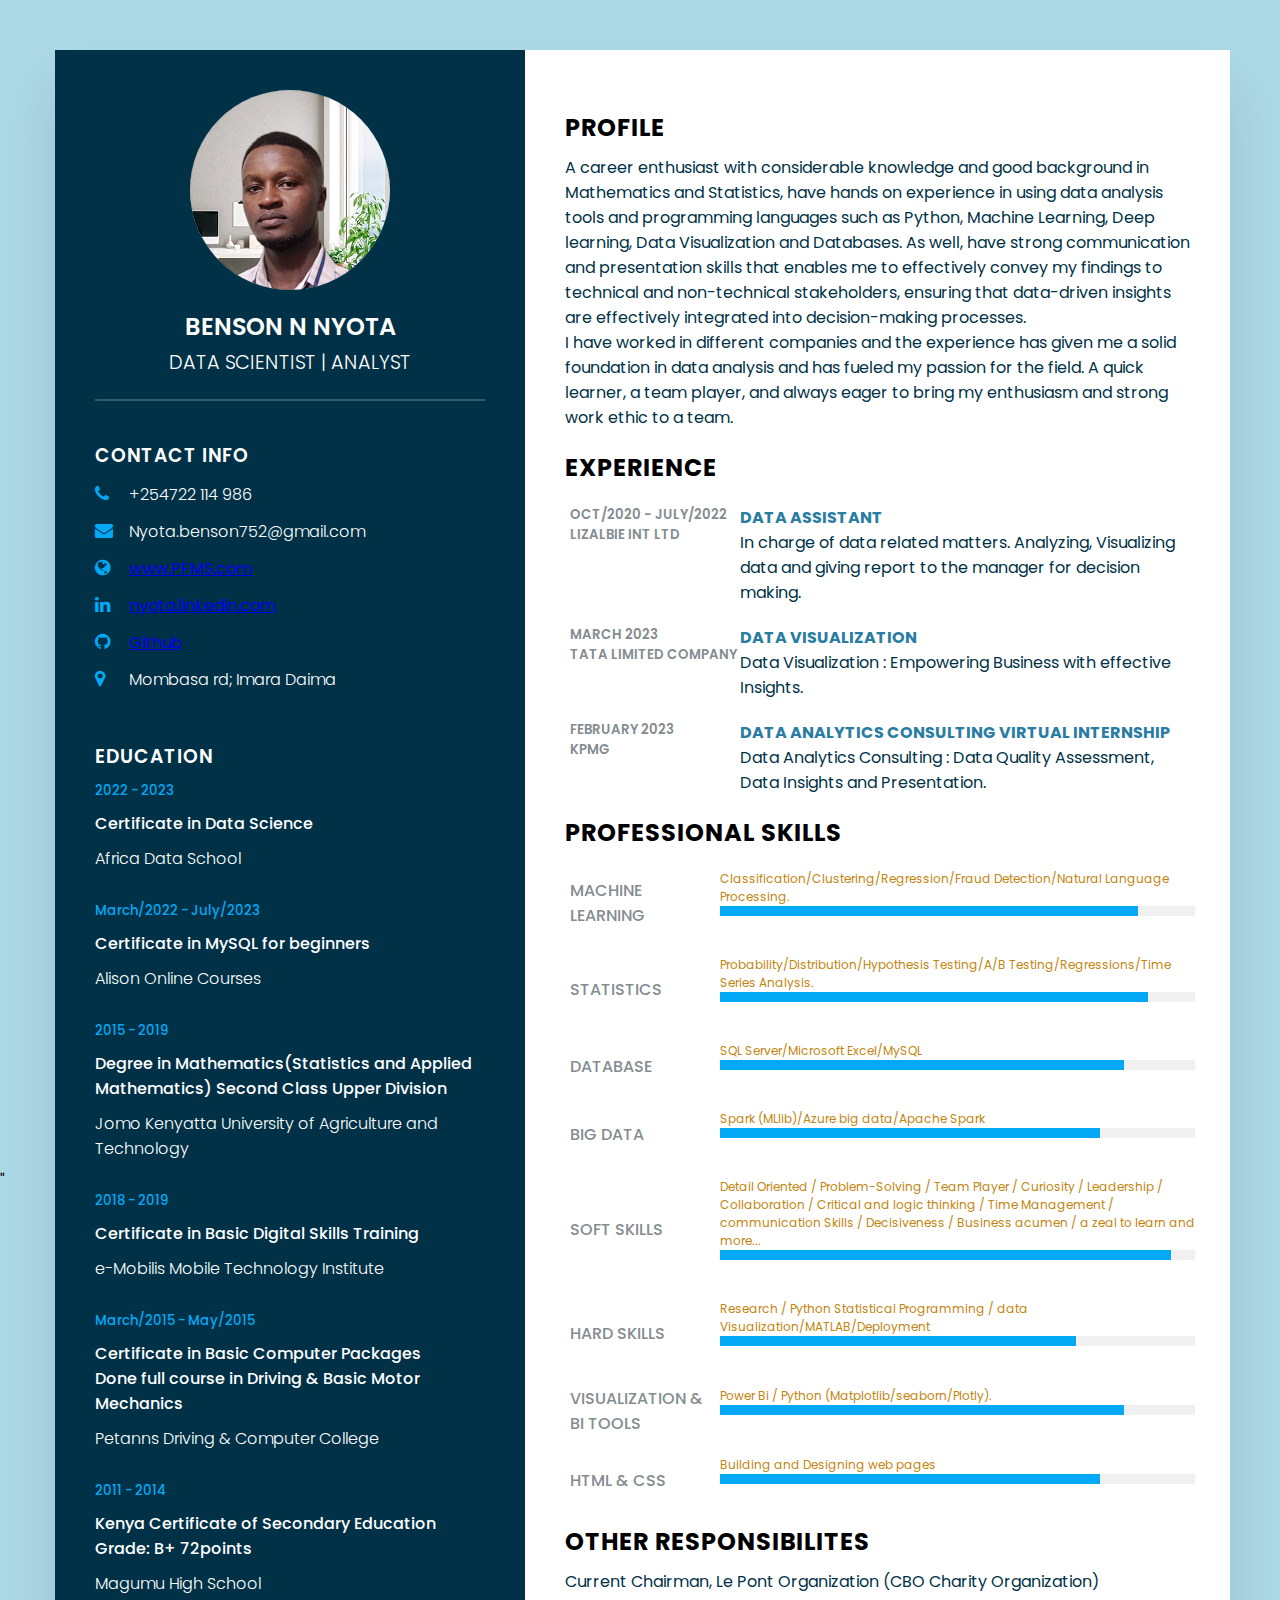
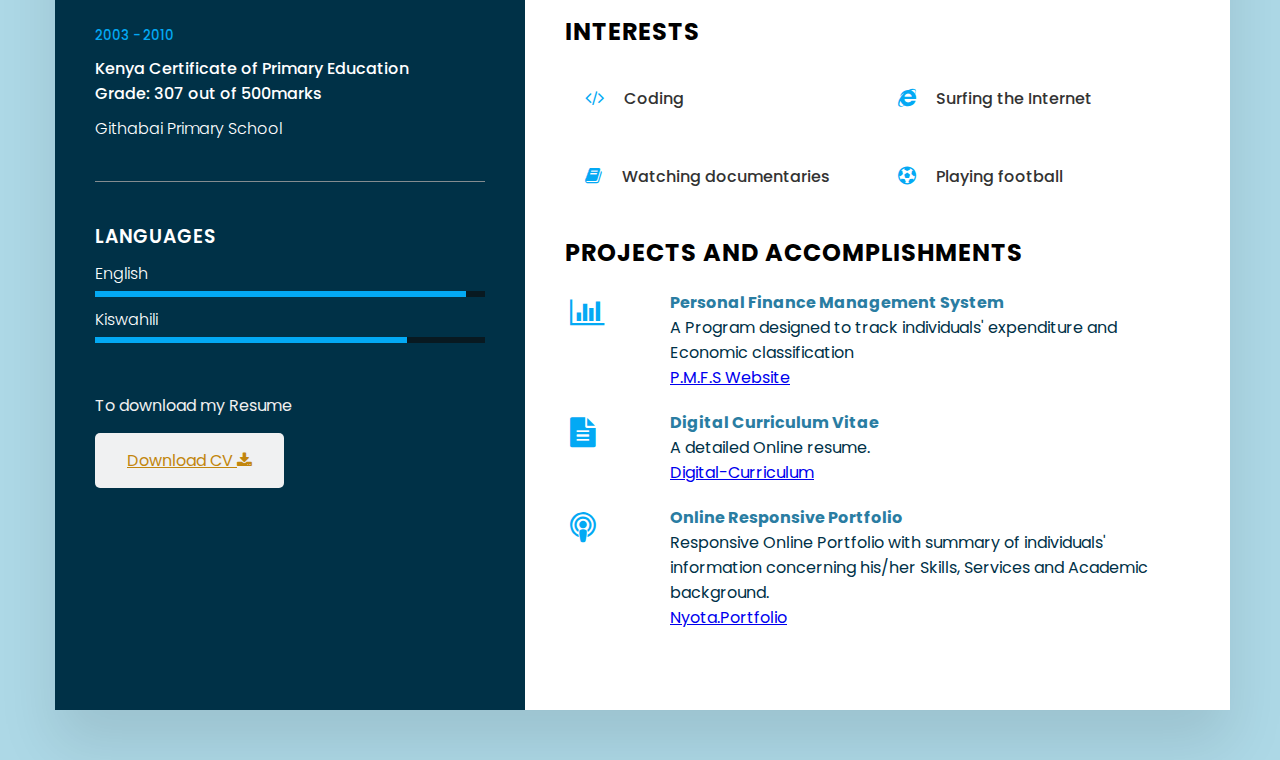
<file: index.html>
<!DOCTYPE html>
<html>
<head>
<meta name="viewport", content="width=device-width, initial-scale=1.0">
<title>Digital Curriculum</title>
<link rel="stylesheet" href="https://cdnjs.cloudflare.com/ajax/libs/font-awesome/4.7.0/css/font-awesome.css" 
integrity="sha512-5A8nwdMOWrSz20fDsjczgUidUBR8liPYU+WymTZP1lmY9G6Oc7HlZv156XqnsgNUzTyMefFTcsFH/tnJE/+xBg==" 
crossorigin="anonymous" referrerpolicy="no-referrer" />"
<link rel="stylesheet" type="text/css" href="style.css">
</head>
<body>
        <div class="container">
            <div class="left_side">
                <div class="profileText">
                    <div class="imgBx">
                        <img src="official-pic.png">
                    </div>
                    <h2>Benson N Nyota<br><span>Data Scientist | Analyst</span></h2>
                </div>
                <div class="contactInfo">
                    <h3 class="title">Contact Info</h3>
                    <ul>
                        <li>
                            <span class="icon"><i class="fa fa-phone" aria-hidden="true"></i></span>
                            <span class="text">+254722 114 986</span>
                        </li>
                        <li>
                            <span class="icon"><i class="fa fa-envelope" aria-hidden="true"></i></span>
                            <span class="text">Nyota.benson752@gmail.com</span>
                        </li>
                        <li>
                            <span class="icon"><i class="fa fa-globe" aria-hidden="true"></i></span>
                            <a class="text" href="https://nyotabenson-p-f-m-s-app-xl47vi.streamlit.app/">www.PFMS.com</a>
                        </li> 
                        <li>
                            <span class="icon"><i class="fa fa-linkedin" aria-hidden="true"></i></span>
                            <a class="text" href="https://www.linkedin.com/in/nyota-benson752/">nyota.linkedin.com</a>
                        </li>
                        <li>
                            <span class="icon"><i class="fa fa-github" aria-hidden="true"></i></i></span>
                            <a class="text" href="https://github.com/Nyotabenson">Github</a>
                        </li>
                        <li>
                            <span class="icon"><i class="fa fa-map-marker" aria-hidden="true"></i></span>
                            <span class="text">Mombasa rd; Imara Daima</span>
                        </li>
                    </ul>

                </div>
                <div class="contactInfo education">
                    <h3 class="title">Education</h3>
                    <ul>
                        <li>
                           <h5>2022 - 2023</h5>
                           <h4>Certificate in Data Science</h4>
                           <h4>Africa Data School</h4>
                        </li>
                        <li>
                            <h5>March/2022 - July/2023</h5>
                            <h4>Certificate in MySQL for beginners</h4>
                            <h4>Alison Online Courses</h4>
                         </li>
                         <li>
                            <h5>2015 - 2019</h5>
                            <h4>Degree in Mathematics(Statistics and Applied Mathematics) Second Class Upper Division</h4>
                            <h4>Jomo Kenyatta University of Agriculture and Technology</h4>
                         </li>
                         <li>
                            <h5>2018 - 2019</h5>
                            <h4>Certificate in Basic Digital Skills Training</h4>
                            <h4>e-Mobilis Mobile Technology Institute</h4>
                         </li>
                         <li>
                            <h5>March/2015 - May/2015</h5>
                            <h4>Certificate in Basic Computer Packages<br>Done full course in Driving & Basic Motor Mechanics</h4>
                            <h4>Petanns Driving & Computer College</h4>
                         </li>
                         <li>
                            <h5>2011 - 2014</h5>
                            <h4>Kenya Certificate of Secondary Education<br>Grade: B+ 72points</h4>
                            <h4>Magumu High School</h4>
                         </li>
                         <li>
                            <h5>2003 - 2010</h5>
                            <h4>Kenya Certificate of Primary Education<br>Grade: 307 out of 500marks</h4>
                            <h4>Githabai Primary School</h4>
                         </li>
                    </ul>

                </div>
                <div class="contactInfo language">
                    <h3 class="title">Languages</h3>
                    <ul>
                        <li>
                            <span class="text">English</span>
                            <span class="percent">
                                <div style="width: 95%"></div>
                            </span>
                        </li>
                        <li>
                            <span class="text">Kiswahili</span>
                            <span class="percent">
                                <div style="width: 80%"></div>
                            </span>
                        </li>
                     </ul>
                </div> 
                <div class="contactInfo download">
                    <p></p>
                    <p class="download-text">To download my Resume</p>
                    <a href="CV_Nyotabenson.pdf" download class="download-btn">Download CV
                        <i class="fa fa-download"></i>
                    </a>

                </div>       
            </div>



            <div class="right_side">
                <div class="about">
                    <h2 class="title2">Profile</h2>
                    <p>A career enthusiast with considerable knowledge and good background in Mathematics and Statistics,
                         have hands on experience in using  data analysis tools and programming languages such as Python,
                          Machine Learning, Deep learning, Data Visualization and Databases. As well, have strong  communication and presentation skills that 
                          enables me to effectively convey my findings to technical and non-technical stakeholders, ensuring that data-driven insights are 
                          effectively integrated into decision-making processes. <br> I have worked in different companies and the experience has given me a solid
                           foundation in data analysis and has fueled my passion for the field.
                        A quick learner, a team player, and always eager to bring my enthusiasm and strong work ethic to a team.
                        </p>
                </div>
                <div class="about">
                    <h2 class="title2">experience</h2>
                    <div class="box">
                        <div class="year_company">
                            <h5>Oct/2020 - July/2022    </h5>
                            <h5>LIZALBIE INT LTD   </h5>
                        </div>
                        <div class="text">
                            <h4>Data Assistant</h4>
                            <p>In charge of data related matters. Analyzing, Visualizing data and giving report to the manager for decision making. </p>
                        </div>
                    </div>
                    <div class="box">
                        <div class="year_company">
                            <h5>March 2023  </h5>
                            <h5>TATA LIMITED COMPANY  </h5>
                        </div>
                         <div class="text">
                                <h4>DATA VISUALIZATION</h4>
                                <p>Data Visualization : Empowering Business with effective Insights.</p>
                        </div>
                    </div>
                    <div class="box">
                        <div class="year_company">
                            <h5>February 2023  </h5>
                            <h5>KPMG  </h5>
                        </div>
                         <div class="text">
                                <h4>DATA ANALYTICS CONSULTING VIRTUAL INTERNSHIP</h4>
                                <p>Data Analytics Consulting : Data Quality Assessment, Data Insights and Presentation.</p>
                        </div>
                    </div>
                </div>
                <div class="about skills">
                    <h2 class="title2">Professional Skills</h2>
                    <div class="box">
                        <h4>Machine Learning</h4>
                        <div class="explan">
                            <p>Classification/Clustering/Regression/Fraud Detection/Natural Language Processing.</p>
                            <div class="percent">
                                <div style="width: 88%;"></div>
                            </div>
                        </div>
                    </div>
                    <div class="box">
                        <h4>Statistics</h4>
                        <div class="explan">
                            <p>Probability/Distribution/Hypothesis Testing/A/B Testing/Regressions/Time Series Analysis.</p>
                            <div class="percent">
                                <div style="width: 90%;"></div>
                            </div>
                        </div>
                    </div>
                    <div class="box">
                        <h4>Database</h4>
                        <div class="explan">
                            <p>SQL Server/Microsoft Excel/MySQL</p>
                            <div class="percent">
                                <div style="width: 85%;"></div>
                            </div>
                        </div>
                    </div>
                    <div class="box">
                        <h4>Big Data</h4>
                        <div class="explan">
                            <p>Spark (MLlib)/Azure big data/Apache Spark</p>
                            <div class="percent">
                                <div style="width: 80%;"></div>
                            </div>
                        </div>
                    </div>
                    <div class="box">
                        <h4>Soft Skills</h4>
                        <div class="explan">
                            <p>Detail Oriented / Problem-Solving / Team Player
                                 / Curiosity / Leadership / Collaboration / Critical and logic thinking /
                                Time Management / communication Skills / Decisiveness / Business acumen / a zeal to learn and more...</p>
                            <div class="percent">
                                <div style="width: 95%;"></div>
                            </div>
                        </div>
                    </div>
                    <div class="box">
                        <h4>Hard Skills</h4>
                        <div class="explan">
                            <p>Research / Python Statistical Programming / data Visualization/MATLAB/Deployment</p>
                            <div class="percent">
                                <div style="width: 75%;"></div>
                            </div>
                        </div>
                    </div>
                    <div class="box">
                        <h4>Visualization & Bi Tools</h4>
                        <div class="explan">
                            <p>Power Bi / Python (Matplotlib/seaborn/Plotly).</p>
                            <div class="percent">
                                <div style="width: 85%;"></div>
                            </div>
                        </div>
                    </div>
                    <div class="box">
                        <h4>html & css</h4>
                        <div class="explan">
                            <p>Building and Designing web pages</p>
                            <div class="percent">
                                <div style="width: 80%;"></div>
                            </div>
                        </div>
                    </div>
                </div>
                <div class="about charity'.">
                    <h2 class="title2">other responsibilites</h2>
                    <div class="pont">
                        <p>Current Chairman, Le Pont Organization (CBO Charity Organization)</p>
                    </div>
                </div>    
                <div class="about interests">
                    <h2 class="title2">Interests</h2>
                    <div>
                        <ul>
                            <li><i class="fa fa-code" aria-hidden="true"></i>Coding</li>
                            <li><i class="fa fa-internet-explorer" aria-hidden="true"></i>Surfing the Internet</li>
                            <li><i class="fa fa-book" aria-hidden="true"></i>Watching documentaries</li>
                            <li><i class="fa fa-futbol-o" aria-hidden="true"></i>Playing football</li>
                        </ul>
                    </div>
                </div> 
                <div class="about projects">
                    <h2 class="title2">Projects and Accomplishments</h2>
                    <div class="box">
                        <div class="iconz">
                            <i class="fa fa-bar-chart" aria-hidden="true"></i>
                        </div>
                        <div>
                            <h4 class="text">Personal Finance Management System</h4>
                            <p class="text">A Program designed to track individuals' expenditure and Economic classification</p>
                            <a href="https://nyotabenson-p-f-m-s-app-2ar5dj.streamlit.app/">P.M.F.S Website</a>
                        </div>
                    </div>
                    <div class="box">
                        <div class="iconz">
                            <i class="fa fa-file-text" aria-hidden="true"></i>
                        </div>
                        <div>
                            <h4 class="text">Digital Curriculum Vitae</h4>
                            <p class="text">A detailed Online resume.</p>
                            <a href="https://nyota-curriculum.herokuapp.com">Digital-Curriculum</a>
                        </div>
                    </div> 
                    <div class="box">
                        <div class="iconz">
                            <i class="fa fa-podcast" aria-hidden="true"></i>
                        </div>
                        <div>
                            <h4 class="text">Online Responsive Portfolio</h4>
                            <p class="text">Responsive Online Portfolio with summary of individuals' information concerning his/her Skills, Services and Academic background.</p>
                            <a href="https://portfolio752.herokuapp.com/">Nyota.Portfolio</a>
                        </div>
                    </div>  
                </div>  
            </div>
        </div>
    </body>
</html>
</file>
<file: style.css>
@import url('https://fonts.googleapis.com/css?family=Poppins:200,300,400,500,600,700,800,900&display=swap');
*
{
    margin: 0;
    padding: 0;
    box-sizing: border-box;
    font-family: 'Poppins', sans-serif;
}  
body
{
    background: lightblue;
    display: flex;
    justify-content: center;
    align-items: center;
    min-height: 100vh;
}  
.container
{
    position: relative;
    width: 100%;
    max-width: 2000px;
    min-height: 1000px;
    background: #fff;
    margin: 50px;
    display: grid;
    grid-template-columns: 1fr 1.5fr;
    box-shadow: 0 35px 55px rgba(0,0,0,0.1);

}
.container .left_side
{
    position: relative;
    background: #003147;
    padding: 40px;
}
.profileText
{
    position: relative;
    display: flex;
    flex-direction: column;
    align-items: center;
    padding-bottom: 20px;
    border-bottom: 2px solid rgba(255,255,255,0.2);
}
.profileText .imgBx
{
    position: relative;
    width: 200px;
    height: 200px;
    border-radius: 50%;
    overflow: hidden;
}
.profileText .ImgBx img
{
    position: absolute;
    top: 0;
    left: 0;
    width: 100%;
    height: 100%;
    object-fit: cover;
}

.profileText h2
{
    color: #fff;
    font-size: 1.5em;
    margin-top: 20px;
    text-transform: uppercase;
    text-align: center;
    font-weight: 600;
    line-height: 1.4em;
}
.profileText h2 span
{
    font-size: 0.8em;
    font-weight: 300;
}
.contactInfo
{
    padding-top: 40px;
}
.title
{
    color: #fff;
    text-transform: uppercase;
    font-weight: 600;
    letter-spacing: 1px;
}
.contactInfo ul
{
    position: relative;
}

.contactInfo ul li
{
    position: relative;
    list-style: none;
    margin: 10px 0;
    cursor: pointer;
}
.contactInfo ul li .icon
{
    display: inline-block;
    width: 30px;
    font-size: 18px;
    color: #03a9f4;

}
.contactInfo ul li span
{
    color: #fff;
    font-weight: 300;
}
.contactInfo.education li
{
    margin-bottom: 30px;
}

.contactInfo.education h5
{
    color: #03a9f4;
    font-weight: 500;
}
.contactInfo.education h4:nth-child(2)
{
    color: #fff;
    font-weight: 500;
}
.contactInfo.education h4
{
    margin-top: 10px;
    color: #fff;
    font-weight: 300;
}
.contactInfo.language .percent
{
position: relative;
width: 100%;
height: 6px;
background: #081921;
display: block;
margin-top: 5px;
}
.contactInfo.language .percent div
{
    position: absolute;
    top: 0;
    left: 0;
    height: 100%;
    background: #03a9f4;
}
.language
{
    margin-top: 40px;
    border-top: 1px solid #848c90;
}
.download-btn
{
    background-color:rgb(240, 241, 242);
    color: #c2860e;
    padding: 1rem 2rem;
    font-size: 1rem;
    border-radius: 5px;
    margin-top: 20px;
}
.download-text
{
    color: #f0f0f0;
    margin-bottom: 30px;
}
.container .right_side
{
    position: relative;
    background: #fff;
    padding: 40px;
    margin-bottom: 20px;
}
.about
{
    margin-bottom: 0;
}
.title2
{
    color: black;
    text-transform: uppercase;
    letter-spacing: 1px;
    margin-bottom: 10px;
    margin-top: 20px;
}
p{
    color: #003147;
}
.about .box
{
    display: flex;
    flex-direction: row;
    margin: 20px 5px;
}
.about .box .year_company
{
    min-width: 170px;
}
.about .box .year_company h5
{
    text-transform: uppercase;
    color: #848c90;
    font-weight: 600;
}
.about .box .text h4
{
    text-transform: uppercase;
    color: #2a7da2;
    font-size: 16px;
}

.skills .box
{
    position: relative;
    width: 100%;
    display: grid;
    grid-template-columns: 150px 1fr;
    justify-content: center;
    align-items: center;
}
.skills .box h4
{
    text-transform: uppercase;
    color: #848c90;
    font-weight: 500;

}

.skills .box .explan p
{
    color: #c2860e;
    font-size: 12px;
}
.skills .box .percent
{
    position: relative;
    width: 100%;
    height: 10px;
    background: #f0f0f0;
    margin-bottom: 20px;

}
.skills .box .percent div
{
    position: absolute;
    top: 0;
    left: 0;
    height: 100%;
    background: #03a9f4;
}

.charity p
{
    font-size: 15px;
    font-weight: 300;
    margin-bottom: 30px;
}
.interests ul
{
    display: grid;
    grid-template-columns: repeat(2,1fr);
}
.interests ul li
{
    list-style: none;
    color: #333;
    font-weight: 500;
    margin: 10px 0;
}
.interests ul li .fa
{
    color: #03a9f4;
    font-size: 18px;
    margin: 20px;

}

@media only screen and (max-width: 400px)
{
    .container
    {
        margin: 10px;
        grid-template-columns: repeat(1fr 1.5fr);
    }
}

.projects .box
{
    display: flex;
    flex-direction: row;
    margin: 20px 5px;
}
.projects .box .iconz
{
    min-width: 100px;
    font-size: 30px;
    color: #03a9f4;
}
.projects .box  h4
{
color: #2a7da2;
}
</file>
